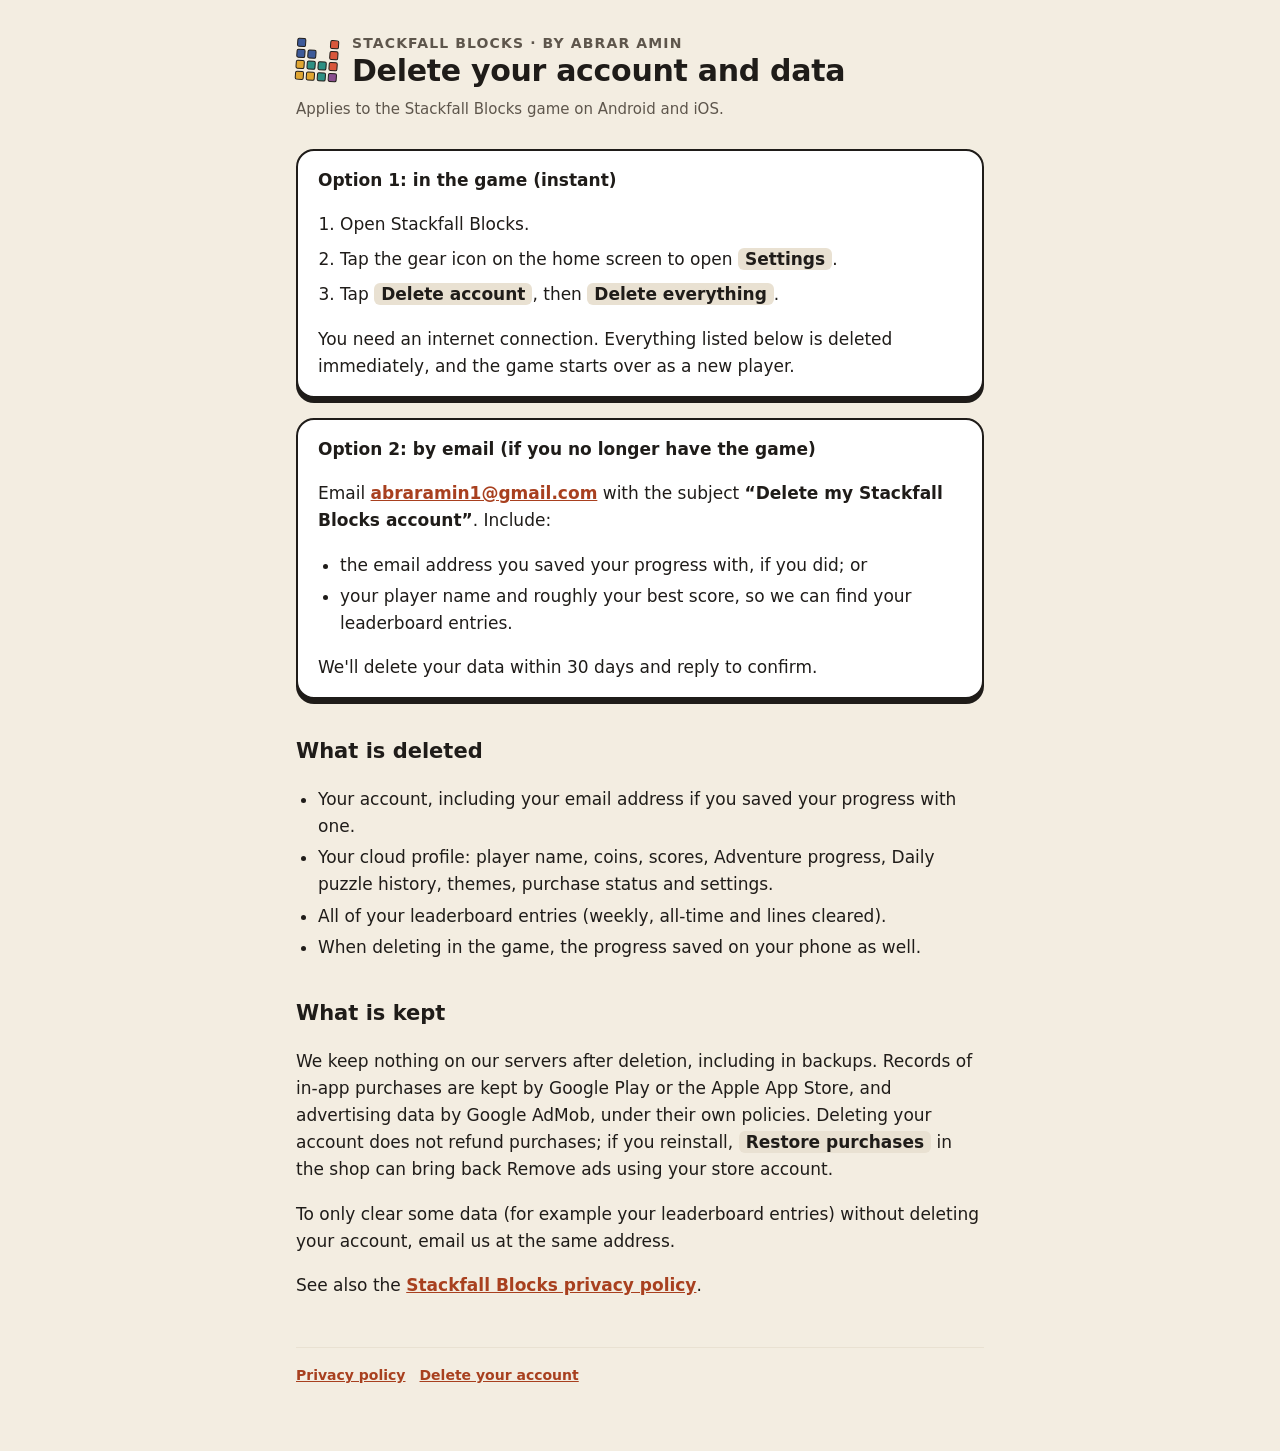
<file: stackfall-blocks/delete-account.html>
<!doctype html>
<html lang="en">
<head>
<meta charset="utf-8">
<meta name="viewport" content="width=device-width, initial-scale=1">
<title>Delete Stackfall Blocks Account</title>
<meta name="description" content="How to delete your Stackfall Blocks account and data (developer: Abrar Amin).">
<link rel="stylesheet" href="style.css">
</head>
<body>
<main>
<header>
  <div class="logo" aria-hidden="true">
    <i style="background:#3D5A99"></i><i class="x"></i><i class="x"></i><i style="background:#D9573B"></i>
    <i style="background:#3D5A99"></i><i style="background:#3D5A99"></i><i class="x"></i><i style="background:#D9573B"></i>
    <i style="background:#E0A632"></i><i style="background:#2F8F83"></i><i style="background:#2F8F83"></i><i style="background:#D9573B"></i>
    <i style="background:#E0A632"></i><i style="background:#E0A632"></i><i style="background:#2F8F83"></i><i style="background:#8A4F8F"></i>
  </div>
  <div>
    <div class="app">Stackfall Blocks · by Abrar Amin</div>
    <h1>Delete your account and data</h1>
  </div>
</header>
<p class="meta">Applies to the Stackfall Blocks game on Android and iOS.</p>

<div class="card">
  <h3>Option 1: in the game (instant)</h3>
  <ol class="steps">
    <li>Open Stackfall Blocks.</li>
    <li>Tap the gear icon on the home screen to open <span class="kbd">Settings</span>.</li>
    <li>Tap <span class="kbd">Delete account</span>, then <span class="kbd">Delete everything</span>.</li>
  </ol>
  <p>You need an internet connection. Everything listed below is deleted immediately, and the game starts over as a new player.</p>
</div>

<div class="card">
  <h3>Option 2: by email (if you no longer have the game)</h3>
  <p>Email <a href="mailto:abraramin1@gmail.com?subject=Delete%20my%20Stackfall%20Blocks%20account">abraramin1@gmail.com</a> with the subject <strong>“Delete my Stackfall Blocks account”</strong>. Include:</p>
  <ul>
    <li>the email address you saved your progress with, if you did; or</li>
    <li>your player name and roughly your best score, so we can find your leaderboard entries.</li>
  </ul>
  <p>We'll delete your data within 30 days and reply to confirm.</p>
</div>

<h2>What is deleted</h2>
<ul>
  <li>Your account, including your email address if you saved your progress with one.</li>
  <li>Your cloud profile: player name, coins, scores, Adventure progress, Daily puzzle history, themes, purchase status and settings.</li>
  <li>All of your leaderboard entries (weekly, all-time and lines cleared).</li>
  <li>When deleting in the game, the progress saved on your phone as well.</li>
</ul>

<h2>What is kept</h2>
<p>We keep nothing on our servers after deletion, including in backups. Records of in-app purchases are kept by Google Play or the Apple App Store, and advertising data by Google AdMob, under their own policies. Deleting your account does not refund purchases; if you reinstall, <span class="kbd">Restore purchases</span> in the shop can bring back Remove ads using your store account.</p>

<p>To only clear some data (for example your leaderboard entries) without deleting your account, email us at the same address.</p>

<p>See also the <a href="privacy.html">Stackfall Blocks privacy policy</a>.</p>

<footer>
  <a href="privacy.html">Privacy policy</a><a href="delete-account.html">Delete your account</a>
</footer>
</main>
</body>
</html>
</file>
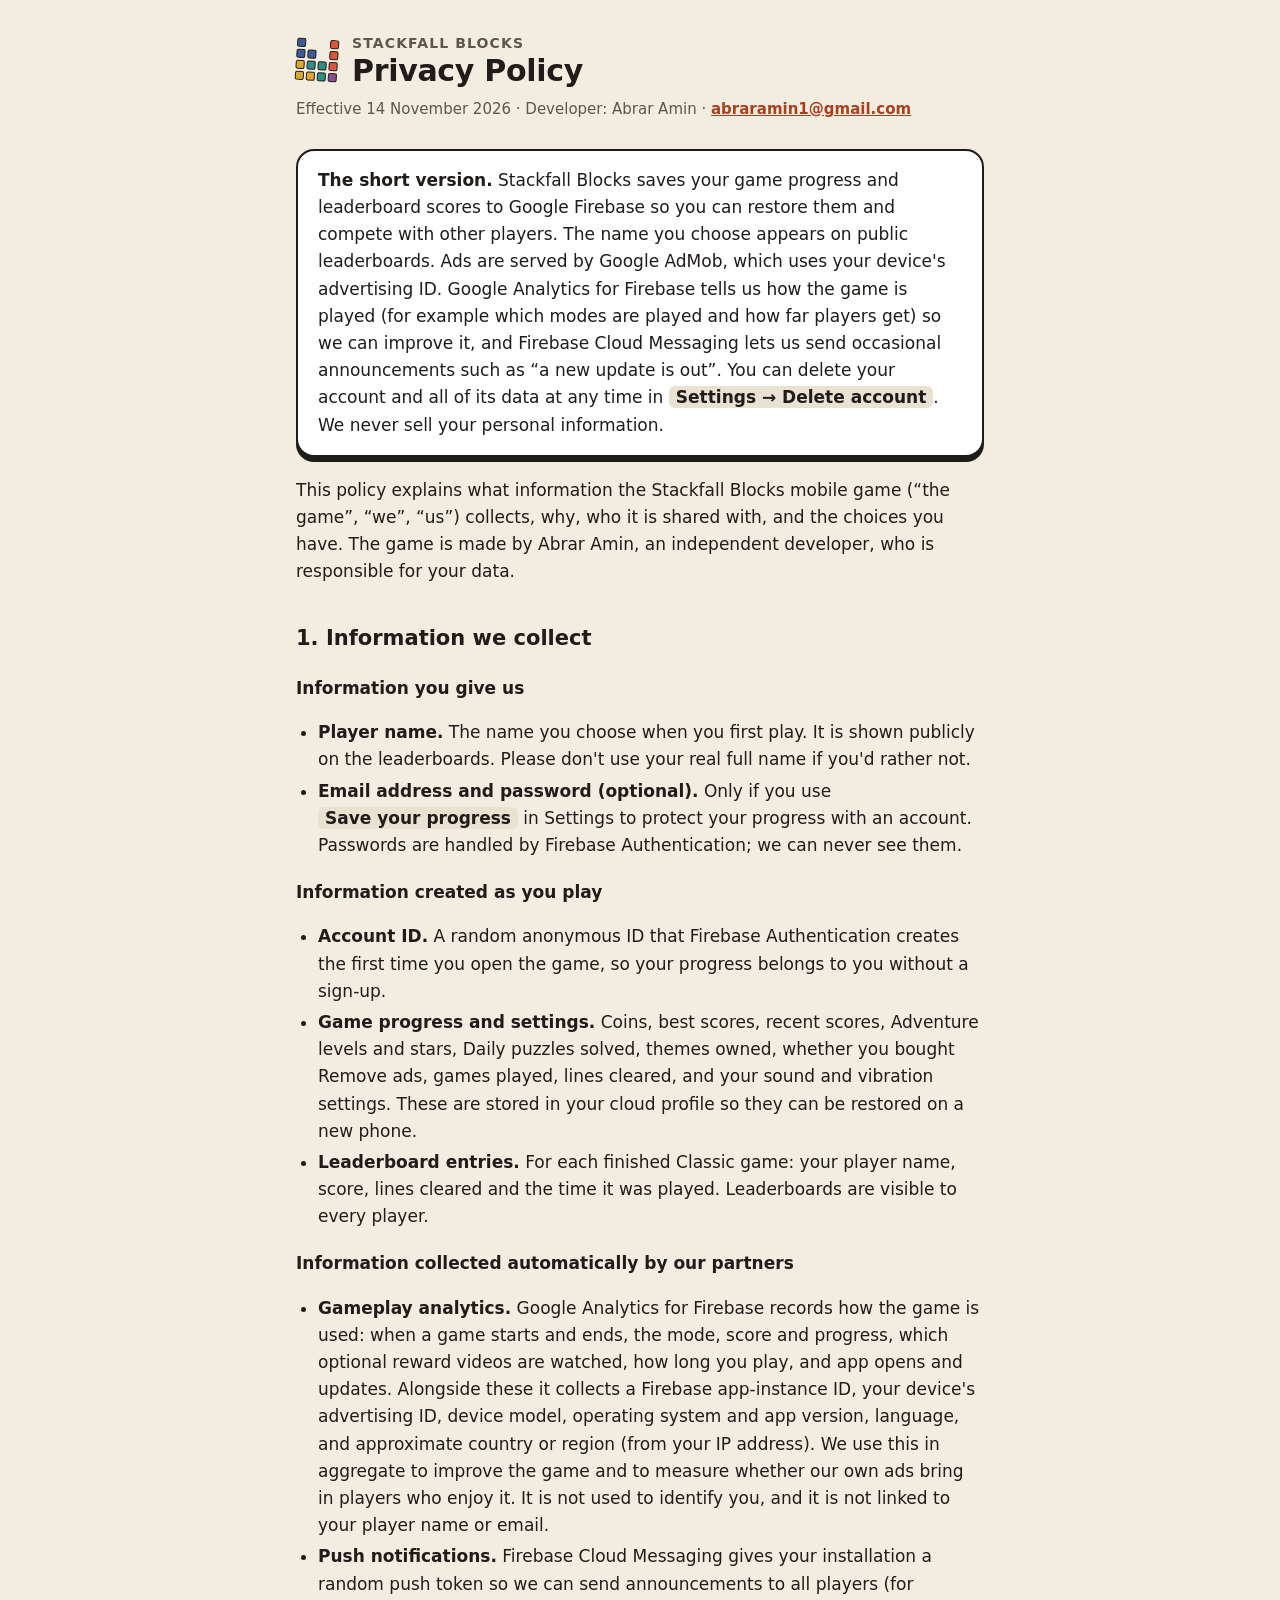
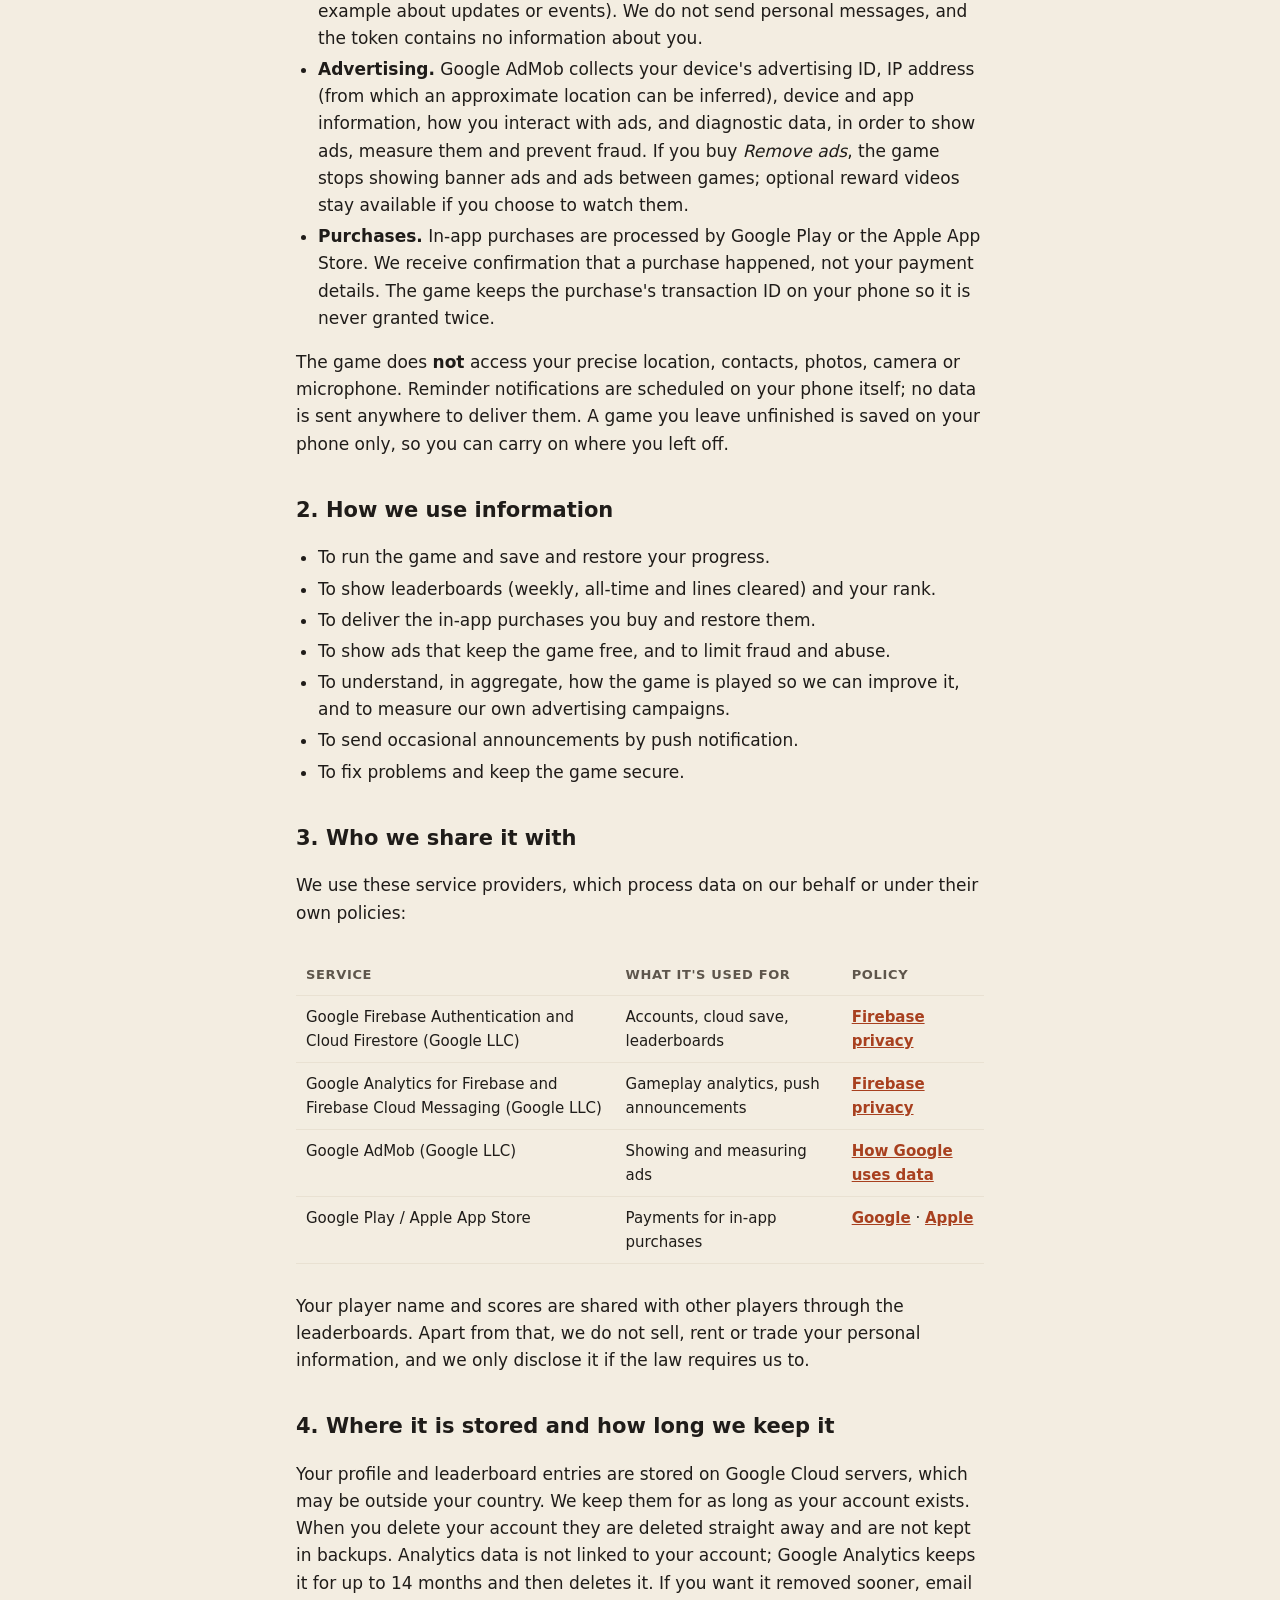
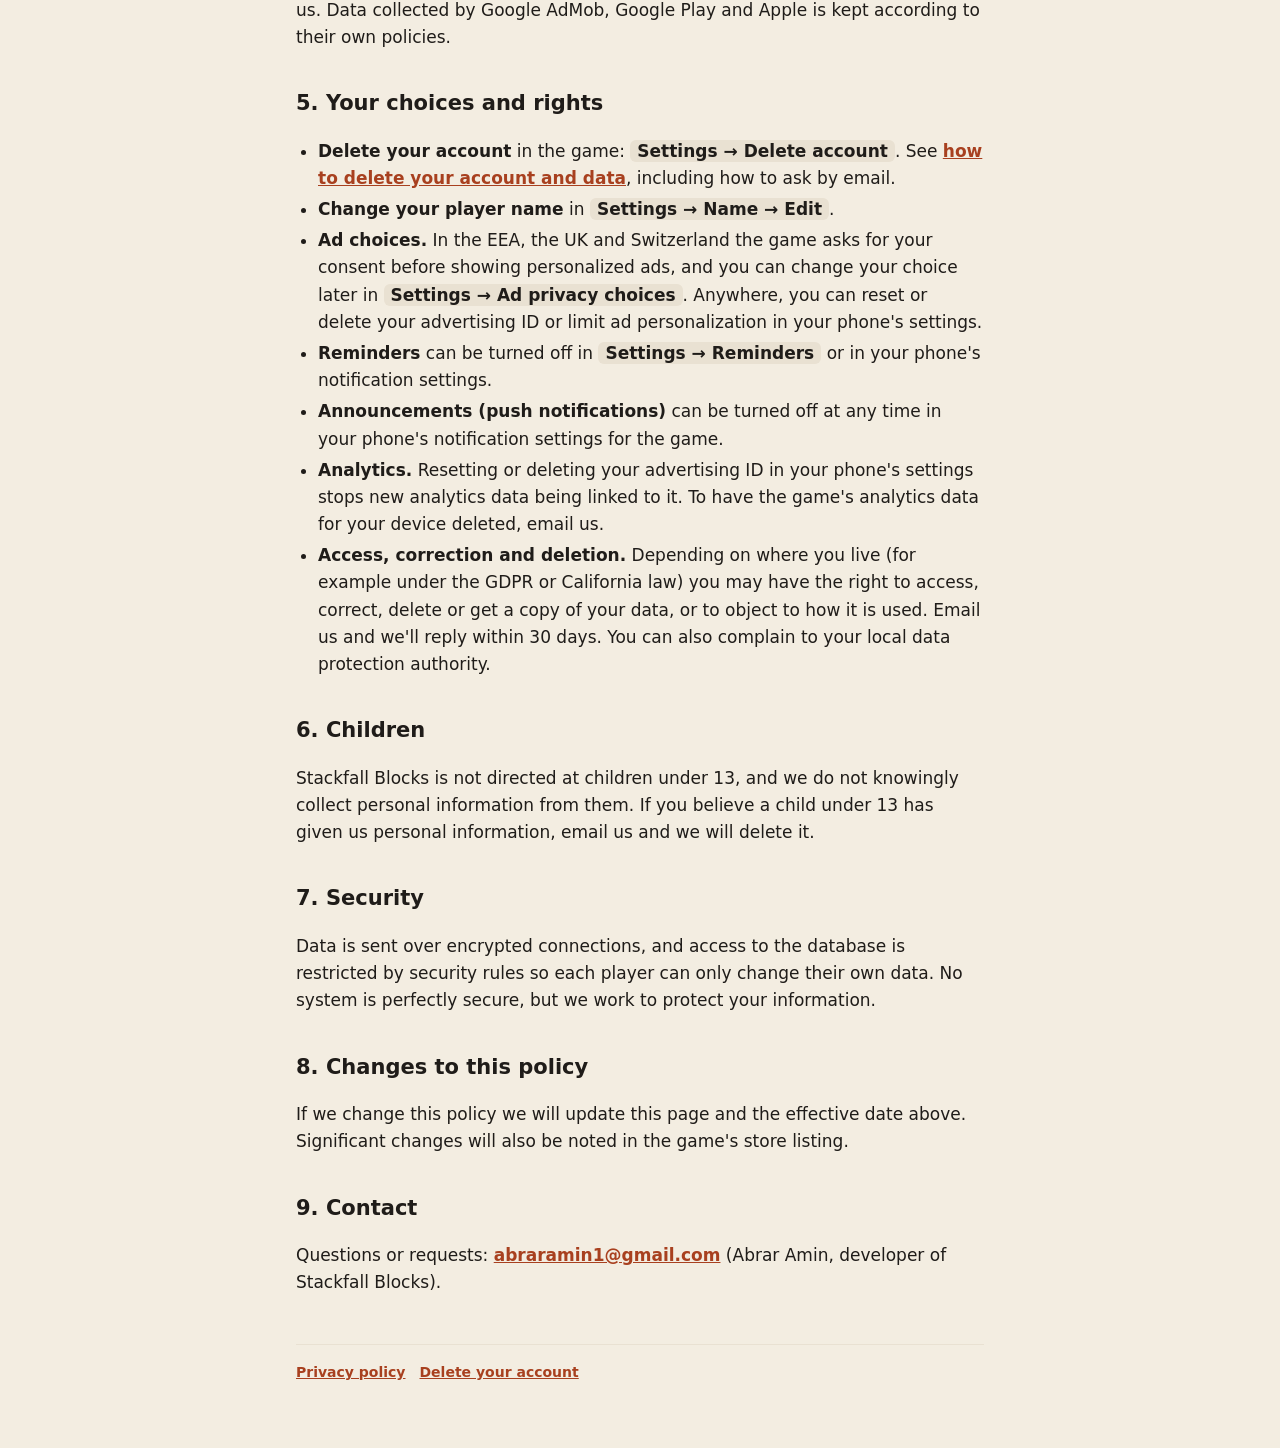
<file: stackfall-blocks/privacy.html>
<!doctype html>
<html lang="en">
<head>
<meta charset="utf-8">
<meta name="viewport" content="width=device-width, initial-scale=1">
<title>Stackfall Blocks Privacy Policy</title>
<meta name="description" content="Privacy policy for the Stackfall Blocks puzzle game by Abrar Amin.">
<link rel="stylesheet" href="style.css">
</head>
<body>
<main>
<header>
  <div class="logo" aria-hidden="true">
    <i style="background:#3D5A99"></i><i class="x"></i><i class="x"></i><i style="background:#D9573B"></i>
    <i style="background:#3D5A99"></i><i style="background:#3D5A99"></i><i class="x"></i><i style="background:#D9573B"></i>
    <i style="background:#E0A632"></i><i style="background:#2F8F83"></i><i style="background:#2F8F83"></i><i style="background:#D9573B"></i>
    <i style="background:#E0A632"></i><i style="background:#E0A632"></i><i style="background:#2F8F83"></i><i style="background:#8A4F8F"></i>
  </div>
  <div>
    <div class="app">Stackfall Blocks</div>
    <h1>Privacy Policy</h1>
  </div>
</header>
<p class="meta">Effective 14 November 2026 · Developer: Abrar Amin · <a href="mailto:abraramin1@gmail.com">abraramin1@gmail.com</a></p>

<div class="card">
  <p><strong>The short version.</strong> Stackfall Blocks saves your game progress and leaderboard scores to Google Firebase so you can restore them and compete with other players. The name you choose appears on public leaderboards. Ads are served by Google AdMob, which uses your device's advertising ID. Google Analytics for Firebase tells us how the game is played (for example which modes are played and how far players get) so we can improve it, and Firebase Cloud Messaging lets us send occasional announcements such as “a new update is out”. You can delete your account and all of its data at any time in <span class="kbd">Settings → Delete account</span>. We never sell your personal information.</p>
</div>

<p>This policy explains what information the Stackfall Blocks mobile game (“the game”, “we”, “us”) collects, why, who it is shared with, and the choices you have. The game is made by Abrar Amin, an independent developer, who is responsible for your data.</p>

<h2>1. Information we collect</h2>

<h3>Information you give us</h3>
<ul>
  <li><strong>Player name.</strong> The name you choose when you first play. It is shown publicly on the leaderboards. Please don't use your real full name if you'd rather not.</li>
  <li><strong>Email address and password (optional).</strong> Only if you use <span class="kbd">Save your progress</span> in Settings to protect your progress with an account. Passwords are handled by Firebase Authentication; we can never see them.</li>
</ul>

<h3>Information created as you play</h3>
<ul>
  <li><strong>Account ID.</strong> A random anonymous ID that Firebase Authentication creates the first time you open the game, so your progress belongs to you without a sign-up.</li>
  <li><strong>Game progress and settings.</strong> Coins, best scores, recent scores, Adventure levels and stars, Daily puzzles solved, themes owned, whether you bought Remove ads, games played, lines cleared, and your sound and vibration settings. These are stored in your cloud profile so they can be restored on a new phone.</li>
  <li><strong>Leaderboard entries.</strong> For each finished Classic game: your player name, score, lines cleared and the time it was played. Leaderboards are visible to every player.</li>
</ul>

<h3>Information collected automatically by our partners</h3>
<ul>
  <li><strong>Gameplay analytics.</strong> Google Analytics for Firebase records how the game is used: when a game starts and ends, the mode, score and progress, which optional reward videos are watched, how long you play, and app opens and updates. Alongside these it collects a Firebase app-instance ID, your device's advertising ID, device model, operating system and app version, language, and approximate country or region (from your IP address). We use this in aggregate to improve the game and to measure whether our own ads bring in players who enjoy it. It is not used to identify you, and it is not linked to your player name or email.</li>
  <li><strong>Push notifications.</strong> Firebase Cloud Messaging gives your installation a random push token so we can send announcements to all players (for example about updates or events). We do not send personal messages, and the token contains no information about you.</li>
  <li><strong>Advertising.</strong> Google AdMob collects your device's advertising ID, IP address (from which an approximate location can be inferred), device and app information, how you interact with ads, and diagnostic data, in order to show ads, measure them and prevent fraud. If you buy <em>Remove ads</em>, the game stops showing banner ads and ads between games; optional reward videos stay available if you choose to watch them.</li>
  <li><strong>Purchases.</strong> In-app purchases are processed by Google Play or the Apple App Store. We receive confirmation that a purchase happened, not your payment details. The game keeps the purchase's transaction ID on your phone so it is never granted twice.</li>
</ul>

<p>The game does <strong>not</strong> access your precise location, contacts, photos, camera or microphone. Reminder notifications are scheduled on your phone itself; no data is sent anywhere to deliver them. A game you leave unfinished is saved on your phone only, so you can carry on where you left off.</p>

<h2>2. How we use information</h2>
<ul>
  <li>To run the game and save and restore your progress.</li>
  <li>To show leaderboards (weekly, all-time and lines cleared) and your rank.</li>
  <li>To deliver the in-app purchases you buy and restore them.</li>
  <li>To show ads that keep the game free, and to limit fraud and abuse.</li>
  <li>To understand, in aggregate, how the game is played so we can improve it, and to measure our own advertising campaigns.</li>
  <li>To send occasional announcements by push notification.</li>
  <li>To fix problems and keep the game secure.</li>
</ul>

<h2>3. Who we share it with</h2>
<p>We use these service providers, which process data on our behalf or under their own policies:</p>
<div class="tablewrap">
<table>
  <tr><th>Service</th><th>What it's used for</th><th>Policy</th></tr>
  <tr><td>Google Firebase Authentication and Cloud Firestore (Google LLC)</td><td>Accounts, cloud save, leaderboards</td><td><a href="https://firebase.google.com/support/privacy">Firebase privacy</a></td></tr>
  <tr><td>Google Analytics for Firebase and Firebase Cloud Messaging (Google LLC)</td><td>Gameplay analytics, push announcements</td><td><a href="https://firebase.google.com/support/privacy">Firebase privacy</a></td></tr>
  <tr><td>Google AdMob (Google LLC)</td><td>Showing and measuring ads</td><td><a href="https://policies.google.com/technologies/partner-sites">How Google uses data</a></td></tr>
  <tr><td>Google Play / Apple App Store</td><td>Payments for in-app purchases</td><td><a href="https://policies.google.com/privacy">Google</a> · <a href="https://www.apple.com/legal/privacy/">Apple</a></td></tr>
</table>
</div>
<p>Your player name and scores are shared with other players through the leaderboards. Apart from that, we do not sell, rent or trade your personal information, and we only disclose it if the law requires us to.</p>

<h2>4. Where it is stored and how long we keep it</h2>
<p>Your profile and leaderboard entries are stored on Google Cloud servers, which may be outside your country. We keep them for as long as your account exists. When you delete your account they are deleted straight away and are not kept in backups. Analytics data is not linked to your account; Google Analytics keeps it for up to 14 months and then deletes it. If you want it removed sooner, email us. Data collected by Google AdMob, Google Play and Apple is kept according to their own policies.</p>

<h2>5. Your choices and rights</h2>
<ul>
  <li><strong>Delete your account</strong> in the game: <span class="kbd">Settings → Delete account</span>. See <a href="delete-account.html">how to delete your account and data</a>, including how to ask by email.</li>
  <li><strong>Change your player name</strong> in <span class="kbd">Settings → Name → Edit</span>.</li>
  <li><strong>Ad choices.</strong> In the EEA, the UK and Switzerland the game asks for your consent before showing personalized ads, and you can change your choice later in <span class="kbd">Settings → Ad privacy choices</span>. Anywhere, you can reset or delete your advertising ID or limit ad personalization in your phone's settings.</li>
  <li><strong>Reminders</strong> can be turned off in <span class="kbd">Settings → Reminders</span> or in your phone's notification settings.</li>
  <li><strong>Announcements (push notifications)</strong> can be turned off at any time in your phone's notification settings for the game.</li>
  <li><strong>Analytics.</strong> Resetting or deleting your advertising ID in your phone's settings stops new analytics data being linked to it. To have the game's analytics data for your device deleted, email us.</li>
  <li><strong>Access, correction and deletion.</strong> Depending on where you live (for example under the GDPR or California law) you may have the right to access, correct, delete or get a copy of your data, or to object to how it is used. Email us and we'll reply within 30 days. You can also complain to your local data protection authority.</li>
</ul>

<h2>6. Children</h2>
<p>Stackfall Blocks is not directed at children under 13, and we do not knowingly collect personal information from them. If you believe a child under 13 has given us personal information, email us and we will delete it.</p>

<h2>7. Security</h2>
<p>Data is sent over encrypted connections, and access to the database is restricted by security rules so each player can only change their own data. No system is perfectly secure, but we work to protect your information.</p>

<h2>8. Changes to this policy</h2>
<p>If we change this policy we will update this page and the effective date above. Significant changes will also be noted in the game's store listing.</p>

<h2>9. Contact</h2>
<p>Questions or requests: <a href="mailto:abraramin1@gmail.com">abraramin1@gmail.com</a> (Abrar Amin, developer of Stackfall Blocks).</p>

<footer>
  <a href="privacy.html">Privacy policy</a><a href="delete-account.html">Delete your account</a>
</footer>
</main>
</body>
</html>
</file>
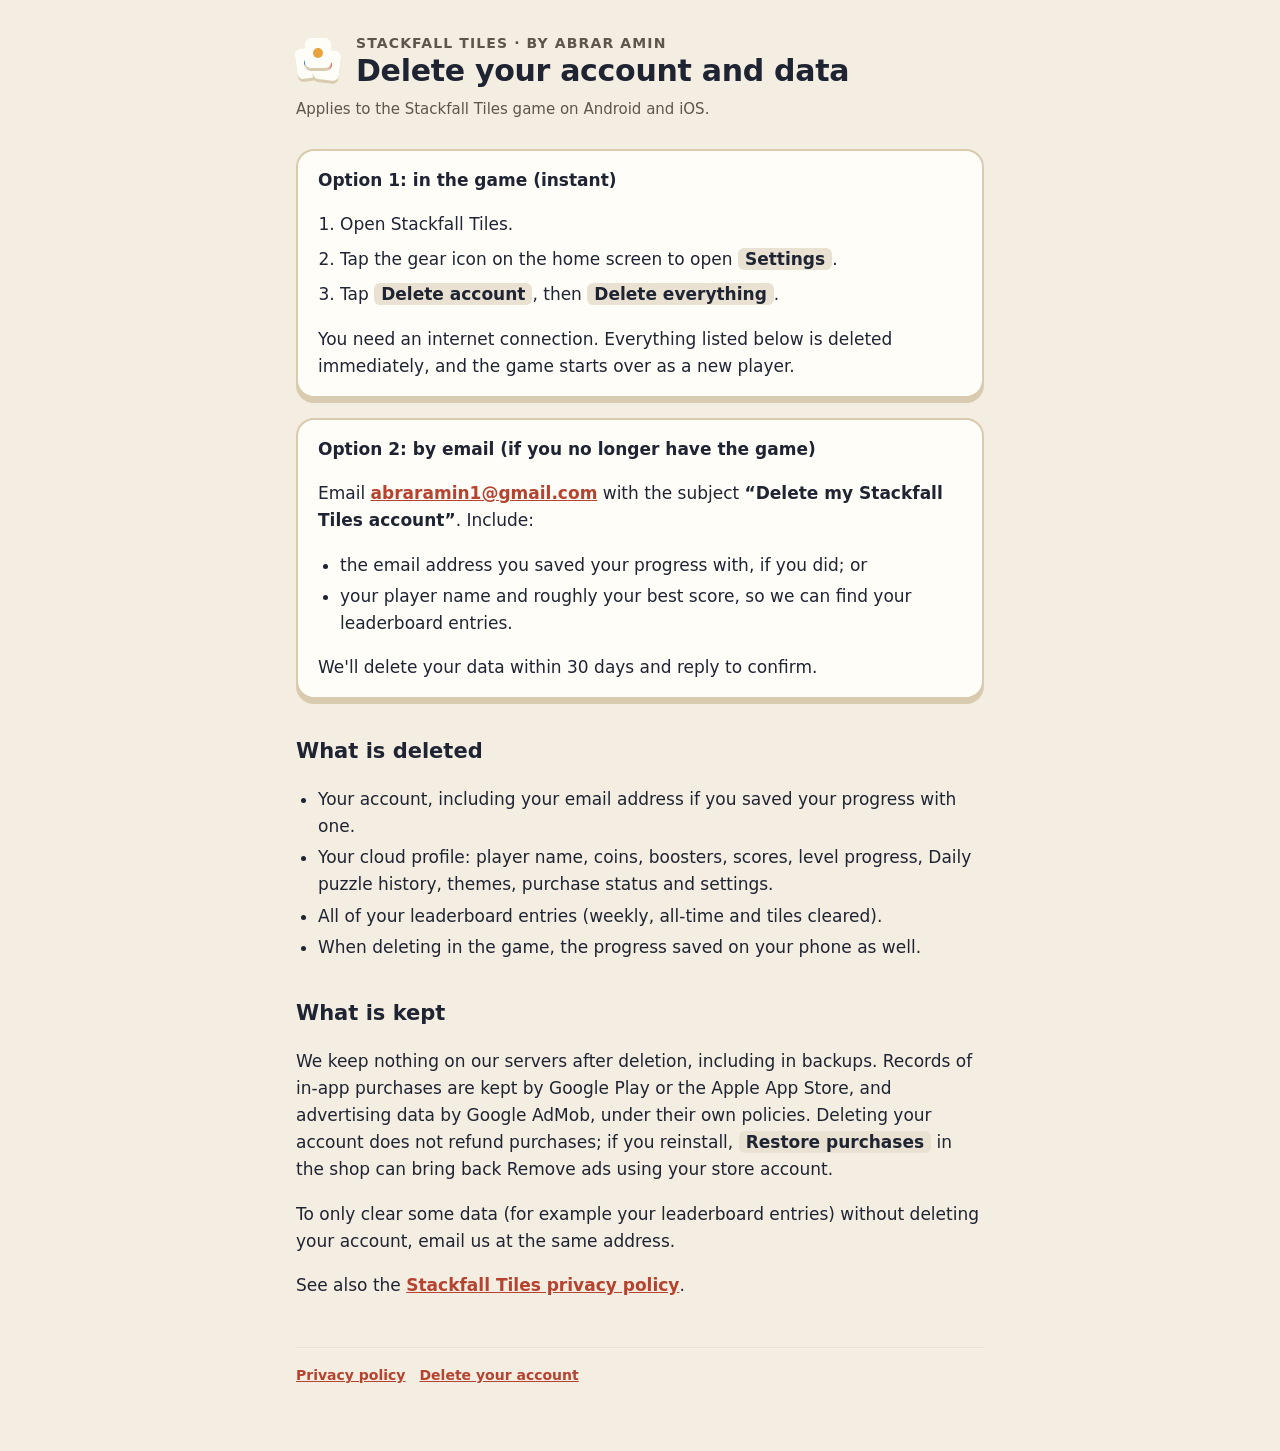
<file: stackfall-tiles/delete-account.html>
<!doctype html>
<html lang="en">
<head>
<meta charset="utf-8">
<meta name="viewport" content="width=device-width, initial-scale=1">
<title>Delete Stackfall Tiles Account</title>
<meta name="description" content="How to delete your Stackfall Tiles account and data (developer: Abrar Amin).">
<link rel="stylesheet" href="style.css">
</head>
<body>
<main>
<header>
  <div class="logo" aria-hidden="true">
    <i style="--c:#3F7FD9;left:0;top:10px;transform:rotate(-8deg)"></i><i style="--c:#E0524B;left:18px;top:12px;transform:rotate(7deg)"></i><i style="--c:#E8A33D;left:9px;top:0"></i>
  </div>
  <div>
    <div class="app">Stackfall Tiles · by Abrar Amin</div>
    <h1>Delete your account and data</h1>
  </div>
</header>
<p class="meta">Applies to the Stackfall Tiles game on Android and iOS.</p>

<div class="card">
  <h3>Option 1: in the game (instant)</h3>
  <ol class="steps">
    <li>Open Stackfall Tiles.</li>
    <li>Tap the gear icon on the home screen to open <span class="kbd">Settings</span>.</li>
    <li>Tap <span class="kbd">Delete account</span>, then <span class="kbd">Delete everything</span>.</li>
  </ol>
  <p>You need an internet connection. Everything listed below is deleted immediately, and the game starts over as a new player.</p>
</div>

<div class="card">
  <h3>Option 2: by email (if you no longer have the game)</h3>
  <p>Email <a href="mailto:abraramin1@gmail.com?subject=Delete%20my%20Stackfall%20Tiles%20account">abraramin1@gmail.com</a> with the subject <strong>“Delete my Stackfall Tiles account”</strong>. Include:</p>
  <ul>
    <li>the email address you saved your progress with, if you did; or</li>
    <li>your player name and roughly your best score, so we can find your leaderboard entries.</li>
  </ul>
  <p>We'll delete your data within 30 days and reply to confirm.</p>
</div>

<h2>What is deleted</h2>
<ul>
  <li>Your account, including your email address if you saved your progress with one.</li>
  <li>Your cloud profile: player name, coins, boosters, scores, level progress, Daily puzzle history, themes, purchase status and settings.</li>
  <li>All of your leaderboard entries (weekly, all-time and tiles cleared).</li>
  <li>When deleting in the game, the progress saved on your phone as well.</li>
</ul>

<h2>What is kept</h2>
<p>We keep nothing on our servers after deletion, including in backups. Records of in-app purchases are kept by Google Play or the Apple App Store, and advertising data by Google AdMob, under their own policies. Deleting your account does not refund purchases; if you reinstall, <span class="kbd">Restore purchases</span> in the shop can bring back Remove ads using your store account.</p>

<p>To only clear some data (for example your leaderboard entries) without deleting your account, email us at the same address.</p>

<p>See also the <a href="privacy.html">Stackfall Tiles privacy policy</a>.</p>

<footer>
  <a href="privacy.html">Privacy policy</a><a href="delete-account.html">Delete your account</a>
</footer>
</main>
</body>
</html>
</file>
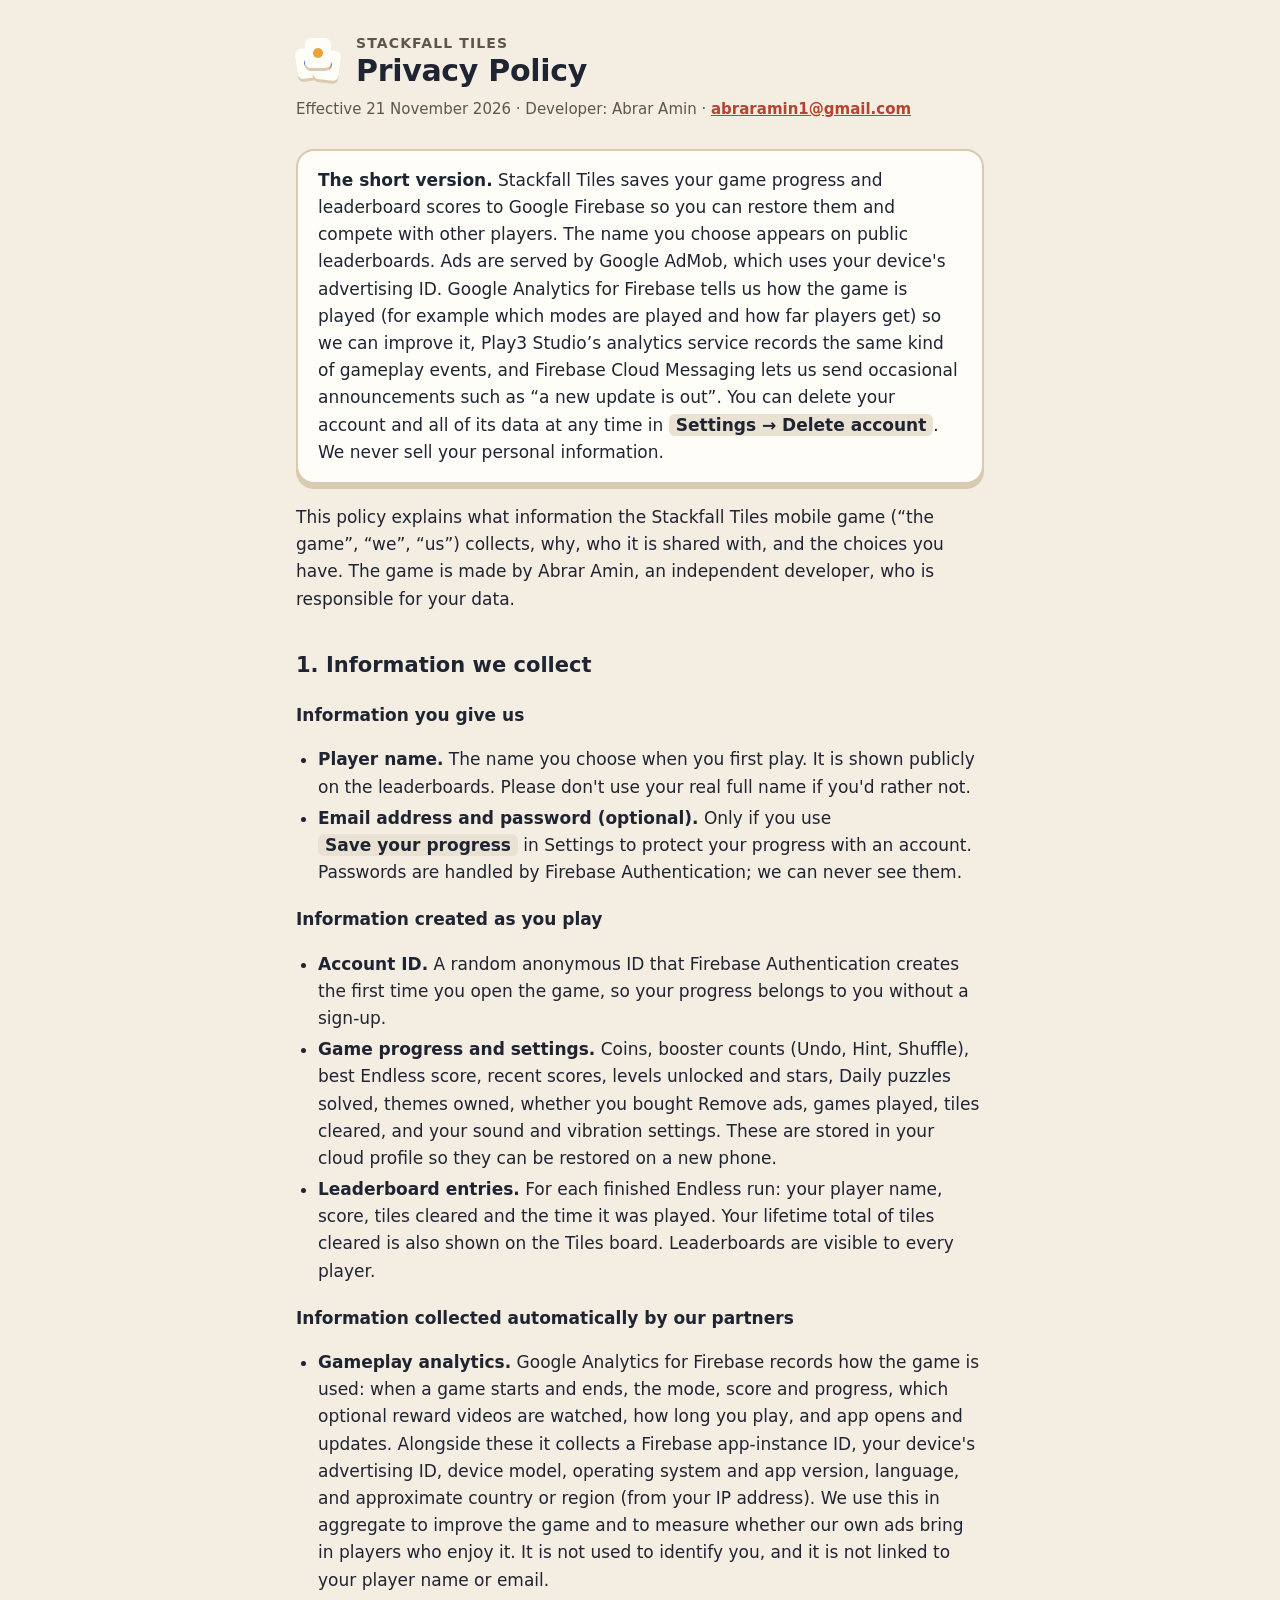
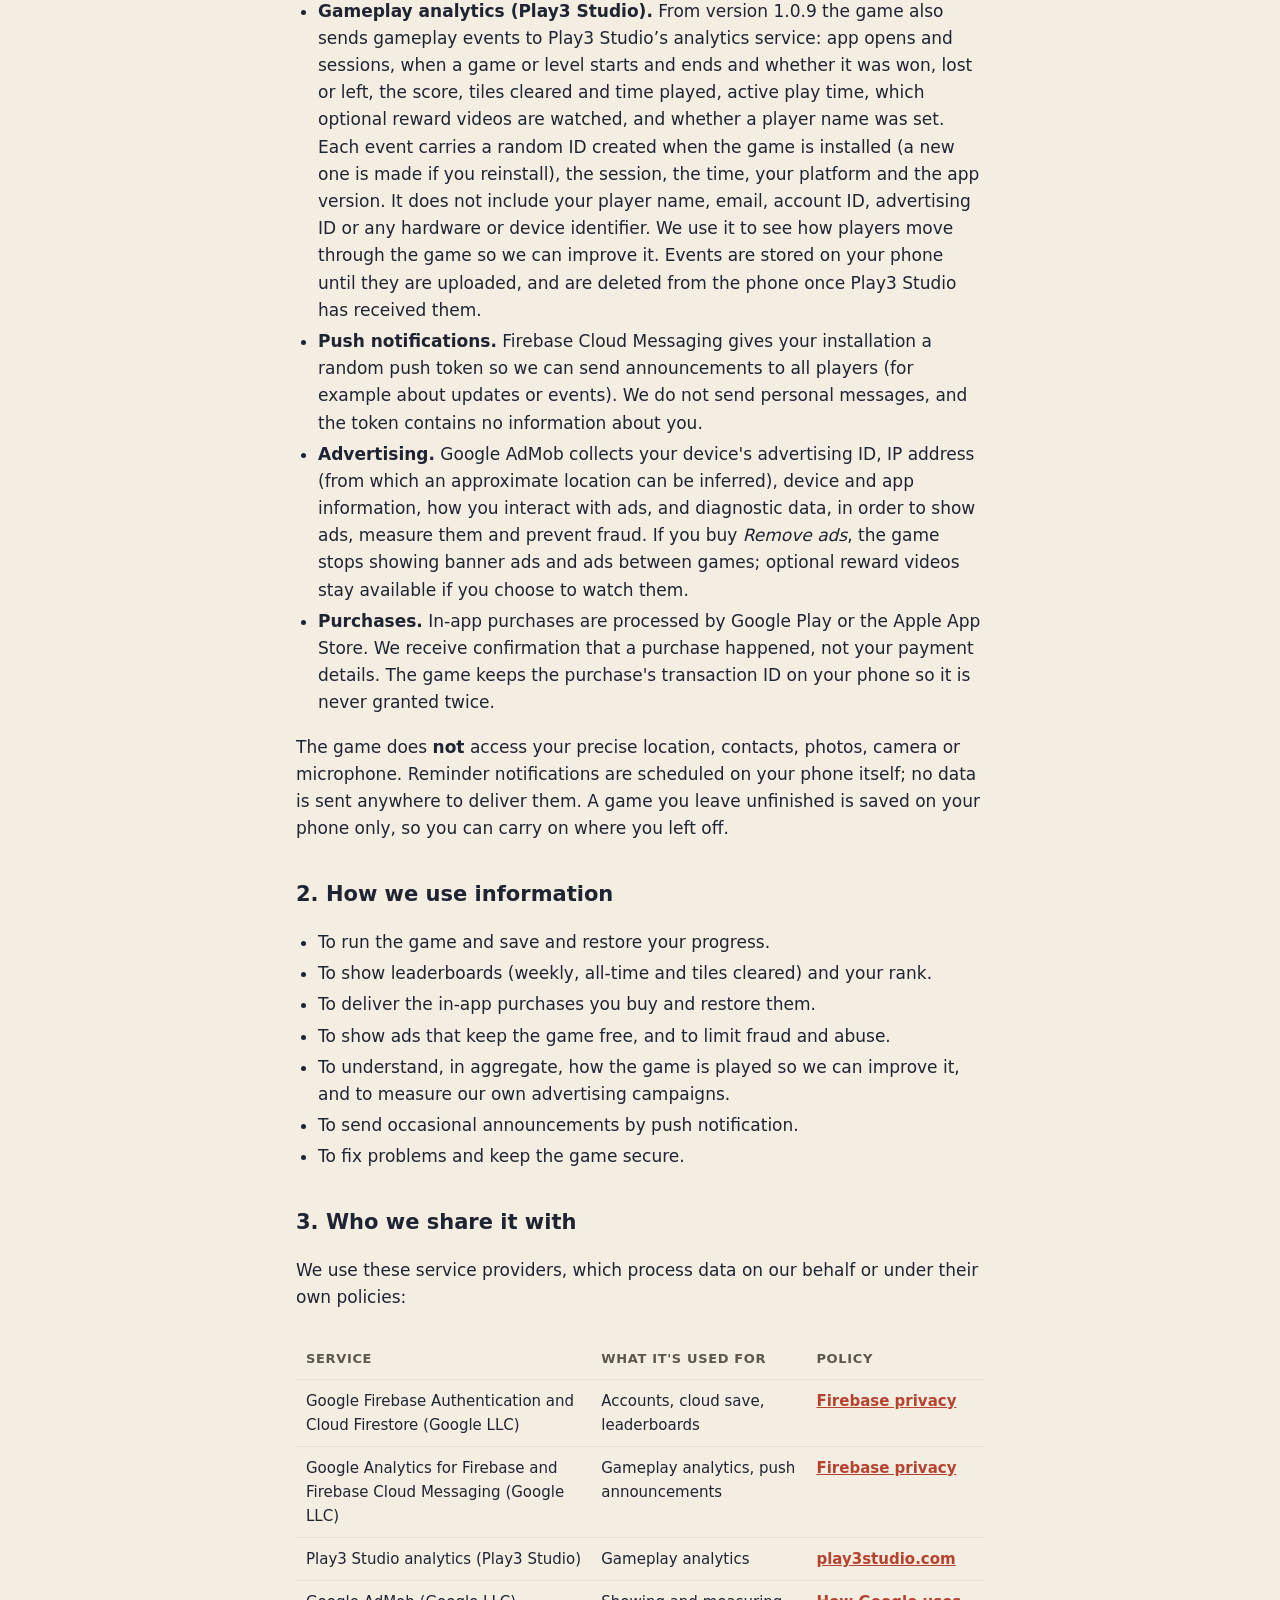
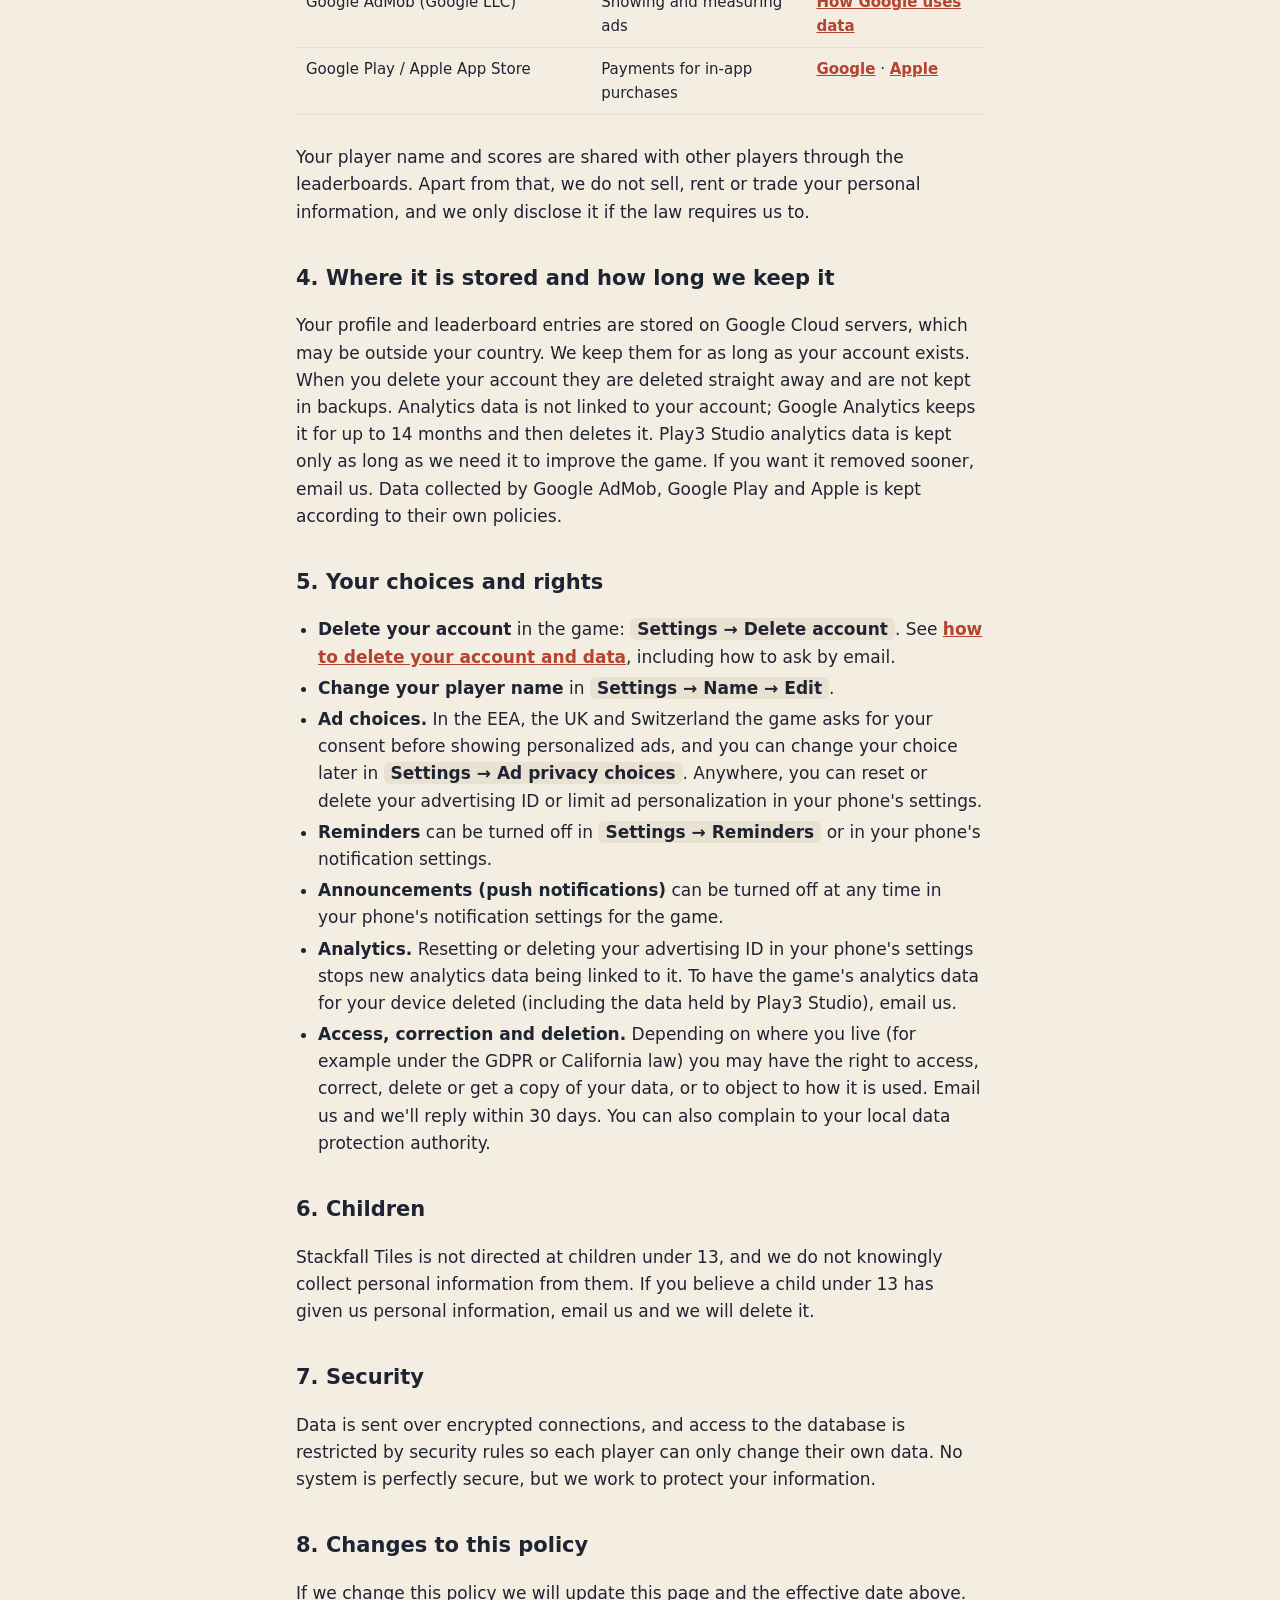
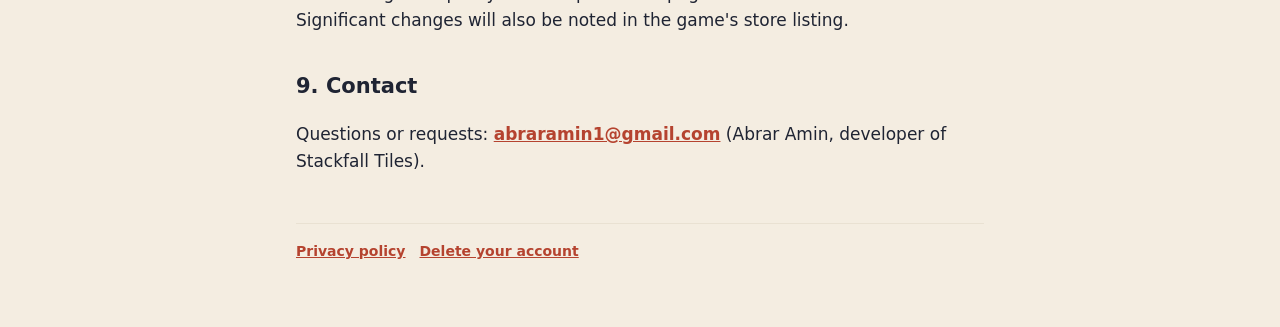
<file: stackfall-tiles/privacy.html>
<!doctype html>
<html lang="en">
<head>
<meta charset="utf-8">
<meta name="viewport" content="width=device-width, initial-scale=1">
<title>Stackfall Tiles Privacy Policy</title>
<meta name="description" content="Privacy policy for the Stackfall Tiles: Triple Match game by Abrar Amin.">
<link rel="stylesheet" href="style.css">
</head>
<body>
<main>
<header>
  <div class="logo" aria-hidden="true">
    <i style="--c:#3F7FD9;left:0;top:10px;transform:rotate(-8deg)"></i><i style="--c:#E0524B;left:18px;top:12px;transform:rotate(7deg)"></i><i style="--c:#E8A33D;left:9px;top:0"></i>
  </div>
  <div>
    <div class="app">Stackfall Tiles</div>
    <h1>Privacy Policy</h1>
  </div>
</header>
<p class="meta">Effective 21 November 2026 · Developer: Abrar Amin · <a href="mailto:abraramin1@gmail.com">abraramin1@gmail.com</a></p>

<div class="card">
  <p><strong>The short version.</strong> Stackfall Tiles saves your game progress and leaderboard scores to Google Firebase so you can restore them and compete with other players. The name you choose appears on public leaderboards. Ads are served by Google AdMob, which uses your device's advertising ID. Google Analytics for Firebase tells us how the game is played (for example which modes are played and how far players get) so we can improve it, Play3 Studio’s analytics service records the same kind of gameplay events, and Firebase Cloud Messaging lets us send occasional announcements such as “a new update is out”. You can delete your account and all of its data at any time in <span class="kbd">Settings → Delete account</span>. We never sell your personal information.</p>
</div>

<p>This policy explains what information the Stackfall Tiles mobile game (“the game”, “we”, “us”) collects, why, who it is shared with, and the choices you have. The game is made by Abrar Amin, an independent developer, who is responsible for your data.</p>

<h2>1. Information we collect</h2>

<h3>Information you give us</h3>
<ul>
  <li><strong>Player name.</strong> The name you choose when you first play. It is shown publicly on the leaderboards. Please don't use your real full name if you'd rather not.</li>
  <li><strong>Email address and password (optional).</strong> Only if you use <span class="kbd">Save your progress</span> in Settings to protect your progress with an account. Passwords are handled by Firebase Authentication; we can never see them.</li>
</ul>

<h3>Information created as you play</h3>
<ul>
  <li><strong>Account ID.</strong> A random anonymous ID that Firebase Authentication creates the first time you open the game, so your progress belongs to you without a sign-up.</li>
  <li><strong>Game progress and settings.</strong> Coins, booster counts (Undo, Hint, Shuffle), best Endless score, recent scores, levels unlocked and stars, Daily puzzles solved, themes owned, whether you bought Remove ads, games played, tiles cleared, and your sound and vibration settings. These are stored in your cloud profile so they can be restored on a new phone.</li>
  <li><strong>Leaderboard entries.</strong> For each finished Endless run: your player name, score, tiles cleared and the time it was played. Your lifetime total of tiles cleared is also shown on the Tiles board. Leaderboards are visible to every player.</li>
</ul>

<h3>Information collected automatically by our partners</h3>
<ul>
  <li><strong>Gameplay analytics.</strong> Google Analytics for Firebase records how the game is used: when a game starts and ends, the mode, score and progress, which optional reward videos are watched, how long you play, and app opens and updates. Alongside these it collects a Firebase app-instance ID, your device's advertising ID, device model, operating system and app version, language, and approximate country or region (from your IP address). We use this in aggregate to improve the game and to measure whether our own ads bring in players who enjoy it. It is not used to identify you, and it is not linked to your player name or email.</li>
  <li><strong>Gameplay analytics (Play3 Studio).</strong> From version 1.0.9 the game also sends gameplay events to Play3 Studio’s analytics service: app opens and sessions, when a game or level starts and ends and whether it was won, lost or left, the score, tiles cleared and time played, active play time, which optional reward videos are watched, and whether a player name was set. Each event carries a random ID created when the game is installed (a new one is made if you reinstall), the session, the time, your platform and the app version. It does not include your player name, email, account ID, advertising ID or any hardware or device identifier. We use it to see how players move through the game so we can improve it. Events are stored on your phone until they are uploaded, and are deleted from the phone once Play3 Studio has received them.</li>
  <li><strong>Push notifications.</strong> Firebase Cloud Messaging gives your installation a random push token so we can send announcements to all players (for example about updates or events). We do not send personal messages, and the token contains no information about you.</li>
  <li><strong>Advertising.</strong> Google AdMob collects your device's advertising ID, IP address (from which an approximate location can be inferred), device and app information, how you interact with ads, and diagnostic data, in order to show ads, measure them and prevent fraud. If you buy <em>Remove ads</em>, the game stops showing banner ads and ads between games; optional reward videos stay available if you choose to watch them.</li>
  <li><strong>Purchases.</strong> In-app purchases are processed by Google Play or the Apple App Store. We receive confirmation that a purchase happened, not your payment details. The game keeps the purchase's transaction ID on your phone so it is never granted twice.</li>
</ul>

<p>The game does <strong>not</strong> access your precise location, contacts, photos, camera or microphone. Reminder notifications are scheduled on your phone itself; no data is sent anywhere to deliver them. A game you leave unfinished is saved on your phone only, so you can carry on where you left off.</p>

<h2>2. How we use information</h2>
<ul>
  <li>To run the game and save and restore your progress.</li>
  <li>To show leaderboards (weekly, all-time and tiles cleared) and your rank.</li>
  <li>To deliver the in-app purchases you buy and restore them.</li>
  <li>To show ads that keep the game free, and to limit fraud and abuse.</li>
  <li>To understand, in aggregate, how the game is played so we can improve it, and to measure our own advertising campaigns.</li>
  <li>To send occasional announcements by push notification.</li>
  <li>To fix problems and keep the game secure.</li>
</ul>

<h2>3. Who we share it with</h2>
<p>We use these service providers, which process data on our behalf or under their own policies:</p>
<div class="tablewrap">
<table>
  <tr><th>Service</th><th>What it's used for</th><th>Policy</th></tr>
  <tr><td>Google Firebase Authentication and Cloud Firestore (Google LLC)</td><td>Accounts, cloud save, leaderboards</td><td><a href="https://firebase.google.com/support/privacy">Firebase privacy</a></td></tr>
  <tr><td>Google Analytics for Firebase and Firebase Cloud Messaging (Google LLC)</td><td>Gameplay analytics, push announcements</td><td><a href="https://firebase.google.com/support/privacy">Firebase privacy</a></td></tr>
  <tr><td>Play3 Studio analytics (Play3 Studio)</td><td>Gameplay analytics</td><td><a href="https://play3studio.com/">play3studio.com</a></td></tr>
  <tr><td>Google AdMob (Google LLC)</td><td>Showing and measuring ads</td><td><a href="https://policies.google.com/technologies/partner-sites">How Google uses data</a></td></tr>
  <tr><td>Google Play / Apple App Store</td><td>Payments for in-app purchases</td><td><a href="https://policies.google.com/privacy">Google</a> · <a href="https://www.apple.com/legal/privacy/">Apple</a></td></tr>
</table>
</div>
<p>Your player name and scores are shared with other players through the leaderboards. Apart from that, we do not sell, rent or trade your personal information, and we only disclose it if the law requires us to.</p>

<h2>4. Where it is stored and how long we keep it</h2>
<p>Your profile and leaderboard entries are stored on Google Cloud servers, which may be outside your country. We keep them for as long as your account exists. When you delete your account they are deleted straight away and are not kept in backups. Analytics data is not linked to your account; Google Analytics keeps it for up to 14 months and then deletes it. Play3 Studio analytics data is kept only as long as we need it to improve the game. If you want it removed sooner, email us. Data collected by Google AdMob, Google Play and Apple is kept according to their own policies.</p>

<h2>5. Your choices and rights</h2>
<ul>
  <li><strong>Delete your account</strong> in the game: <span class="kbd">Settings → Delete account</span>. See <a href="delete-account.html">how to delete your account and data</a>, including how to ask by email.</li>
  <li><strong>Change your player name</strong> in <span class="kbd">Settings → Name → Edit</span>.</li>
  <li><strong>Ad choices.</strong> In the EEA, the UK and Switzerland the game asks for your consent before showing personalized ads, and you can change your choice later in <span class="kbd">Settings → Ad privacy choices</span>. Anywhere, you can reset or delete your advertising ID or limit ad personalization in your phone's settings.</li>
  <li><strong>Reminders</strong> can be turned off in <span class="kbd">Settings → Reminders</span> or in your phone's notification settings.</li>
  <li><strong>Announcements (push notifications)</strong> can be turned off at any time in your phone's notification settings for the game.</li>
  <li><strong>Analytics.</strong> Resetting or deleting your advertising ID in your phone's settings stops new analytics data being linked to it. To have the game's analytics data for your device deleted (including the data held by Play3 Studio), email us.</li>
  <li><strong>Access, correction and deletion.</strong> Depending on where you live (for example under the GDPR or California law) you may have the right to access, correct, delete or get a copy of your data, or to object to how it is used. Email us and we'll reply within 30 days. You can also complain to your local data protection authority.</li>
</ul>

<h2>6. Children</h2>
<p>Stackfall Tiles is not directed at children under 13, and we do not knowingly collect personal information from them. If you believe a child under 13 has given us personal information, email us and we will delete it.</p>

<h2>7. Security</h2>
<p>Data is sent over encrypted connections, and access to the database is restricted by security rules so each player can only change their own data. No system is perfectly secure, but we work to protect your information.</p>

<h2>8. Changes to this policy</h2>
<p>If we change this policy we will update this page and the effective date above. Significant changes will also be noted in the game's store listing.</p>

<h2>9. Contact</h2>
<p>Questions or requests: <a href="mailto:abraramin1@gmail.com">abraramin1@gmail.com</a> (Abrar Amin, developer of Stackfall Tiles).</p>

<footer>
  <a href="privacy.html">Privacy policy</a><a href="delete-account.html">Delete your account</a>
</footer>
</main>
</body>
</html>
</file>
<file: stackfall-blocks/style.css>
:root {
  --paper: #F3EDE1; --paper2: #E9E1D2; --ink: #1F1C19; --ink-soft: #5E564C;
  --rust: #A8401F; --teal: #2F8F83; --card: #FFFFFF; --line: #1F1C19;
}
@media (prefers-color-scheme: dark) {
  :root:not([data-theme="light"]) {
    --paper: #1C1A17; --paper2: #26231F; --ink: #F3EDE1; --ink-soft: #B9AE9E;
    --rust: #E8835F; --teal: #5BC0B2; --card: #24211D; --line: #4A443C;
  }
}
* { box-sizing: border-box; }
body {
  margin: 0; background: var(--paper); color: var(--ink);
  font: 17px/1.6 "Rubik", system-ui, -apple-system, "Segoe UI", sans-serif;
}
main { max-width: 720px; margin: 0 auto; padding: 32px 16px 64px; }
header { display: flex; align-items: center; gap: 14px; margin-bottom: 8px; }
.logo { display: grid; grid-template-columns: repeat(4, 9px); gap: 2px; transform: rotate(4deg); flex: none; }
.logo i { width: 9px; height: 9px; border-radius: 2px; border: 1.5px solid var(--line); }
.logo i.x { visibility: hidden; }
h1 { font-size: 30px; line-height: 1.15; margin: 0; font-weight: 800; letter-spacing: -0.01em; }
.app { font-size: 14px; font-weight: 700; color: var(--ink-soft); text-transform: uppercase; letter-spacing: 0.08em; }
.meta { color: var(--ink-soft); font-size: 15px; margin: 4px 0 28px; }
h2 { font-size: 21px; margin: 36px 0 8px; font-weight: 800; }
h3 { font-size: 17px; margin: 20px 0 4px; }
p, li { max-width: 68ch; }
ul { padding-left: 22px; }
li { margin: 4px 0; }
a { color: var(--rust); font-weight: 600; }
.card {
  background: var(--card); border: 2px solid var(--line); border-radius: 18px;
  padding: 16px 20px; margin: 20px 0; box-shadow: 0 5px 0 var(--line);
}
.card p:first-child, .card h3:first-child { margin-top: 0; }
.card p:last-child, .card ul:last-child { margin-bottom: 0; }
ol.steps { padding-left: 22px; }
ol.steps li { margin: 8px 0; }
.kbd { font-weight: 700; background: var(--paper2); border-radius: 6px; padding: 1px 7px; white-space: nowrap; }
table { border-collapse: collapse; width: 100%; font-size: 15px; margin: 12px 0; }
th, td { text-align: left; vertical-align: top; padding: 9px 10px; border-bottom: 1px solid var(--paper2); }
th { font-weight: 700; color: var(--ink-soft); font-size: 13px; text-transform: uppercase; letter-spacing: 0.05em; }
.tablewrap { overflow-x: auto; }
footer { margin-top: 48px; padding-top: 16px; border-top: 1px solid var(--paper2); color: var(--ink-soft); font-size: 14px; }
footer a { margin-right: 14px; }
</file>
<file: stackfall-tiles/style.css>
:root {
  --paper: #F4EDE1; --paper2: #E9E1D2; --ink: #1F2433; --ink-soft: #5E564C;
  --rust: #B5432F; --teal: #2F8F83; --card: #FFFDF7; --line: #D9CBB0;
}
@media (prefers-color-scheme: dark) {
  :root:not([data-theme="light"]) {
    --paper: #1C1A17; --paper2: #26231F; --ink: #F3EDE1; --ink-soft: #B9AE9E;
    --rust: #E8835F; --teal: #5BC0B2; --card: #24211D; --line: #4A443C;
  }
}
* { box-sizing: border-box; }
body {
  margin: 0; background: var(--paper); color: var(--ink);
  font: 17px/1.6 "Rubik", system-ui, -apple-system, "Segoe UI", sans-serif;
}
main { max-width: 720px; margin: 0 auto; padding: 32px 16px 64px; }
header { display: flex; align-items: center; gap: 14px; margin-bottom: 8px; }
.logo { position: relative; width: 46px; height: 44px; flex: none; }
.logo i { position: absolute; width: 26px; height: 30px; border-radius: 6px; background: #FFFDF7; box-shadow: 0 3px 0 #D9CBB0; display: grid; place-items: center; }
.logo i::after { content: ""; width: 10px; height: 10px; border-radius: 50%; background: var(--c); }
h1 { font-size: 30px; line-height: 1.15; margin: 0; font-weight: 800; letter-spacing: -0.01em; }
.app { font-size: 14px; font-weight: 700; color: var(--ink-soft); text-transform: uppercase; letter-spacing: 0.08em; }
.meta { color: var(--ink-soft); font-size: 15px; margin: 4px 0 28px; }
h2 { font-size: 21px; margin: 36px 0 8px; font-weight: 800; }
h3 { font-size: 17px; margin: 20px 0 4px; }
p, li { max-width: 68ch; }
ul { padding-left: 22px; }
li { margin: 4px 0; }
a { color: var(--rust); font-weight: 600; }
.card {
  background: var(--card); border: 2px solid var(--line); border-radius: 18px;
  padding: 16px 20px; margin: 20px 0; box-shadow: 0 5px 0 var(--line);
}
.card p:first-child, .card h3:first-child { margin-top: 0; }
.card p:last-child, .card ul:last-child { margin-bottom: 0; }
ol.steps { padding-left: 22px; }
ol.steps li { margin: 8px 0; }
.kbd { font-weight: 700; background: var(--paper2); border-radius: 6px; padding: 1px 7px; white-space: nowrap; }
table { border-collapse: collapse; width: 100%; font-size: 15px; margin: 12px 0; }
th, td { text-align: left; vertical-align: top; padding: 9px 10px; border-bottom: 1px solid var(--paper2); }
th { font-weight: 700; color: var(--ink-soft); font-size: 13px; text-transform: uppercase; letter-spacing: 0.05em; }
.tablewrap { overflow-x: auto; }
footer { margin-top: 48px; padding-top: 16px; border-top: 1px solid var(--paper2); color: var(--ink-soft); font-size: 14px; }
footer a { margin-right: 14px; }
</file>
